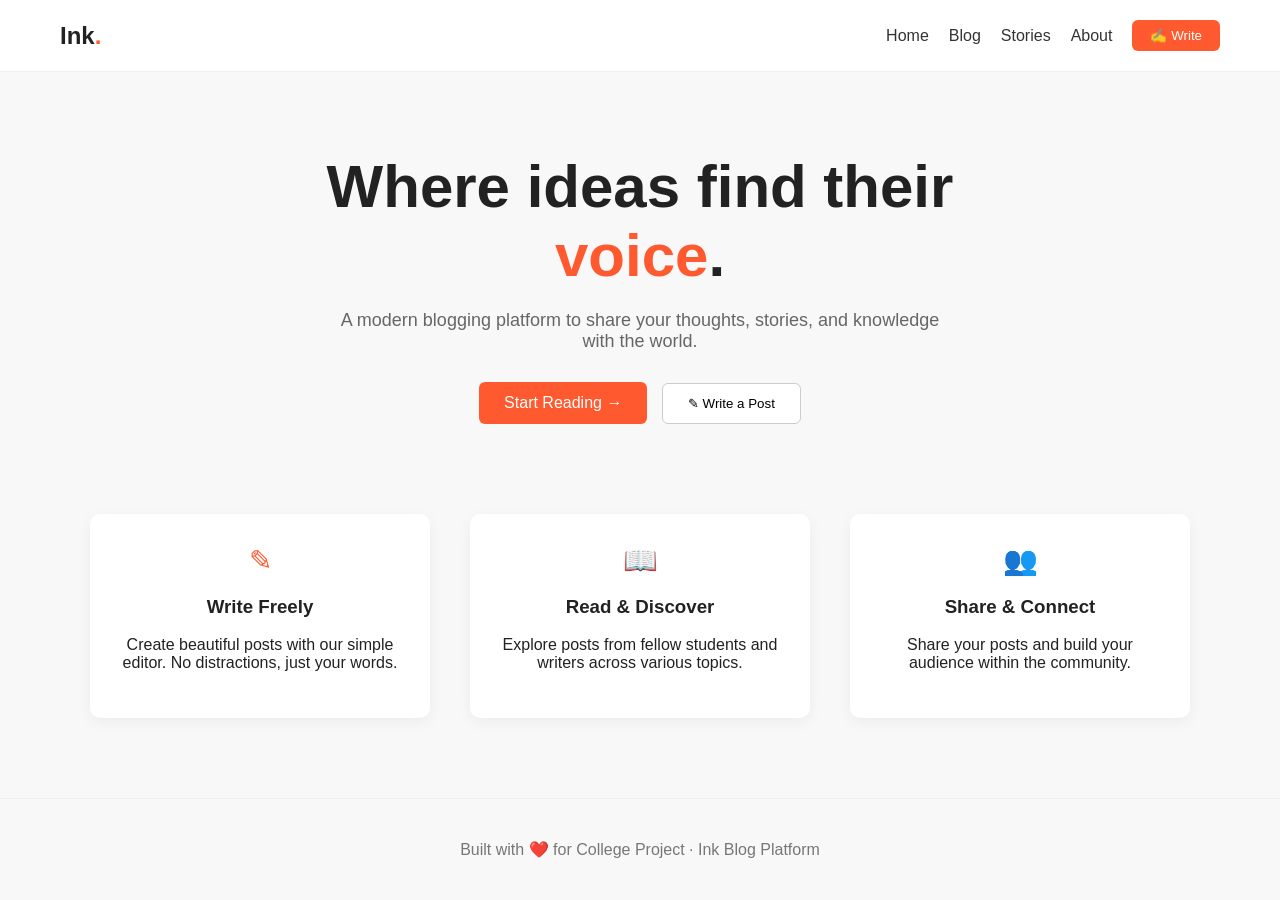
<file: index.html>
<!DOCTYPE html>
<html lang="en">

<head>
    <meta charset="UTF-8">
    <meta name="viewport" content="width=device-width, initial-scale=1.0">
    <title>Ink Blog</title>

    <link rel="stylesheet" href="home.css">
</head>

<body>
    <header class="navbar">

        <div class="logo">Ink<span>.</span></div>
        <nav>
            <a href="home.html">Home</a>
            <a href="blogs.html">Blog</a>
            <a href="stories.html">Stories</a>
            <a href="about.html">About</a>
            <button class="write-btn" onclick="writePost()">✍ Write</button>
        </nav>

    </header>

    <section class="hero">
        <h1>Where ideas find their <span>voice</span>.</h1>
        <p>
            A modern blogging platform to share your thoughts,
            stories, and knowledge with the world.
        </p>

        <div class="hero-buttons">
            <a href="blogs.html" class="read-btn">Start Reading →</a>
            <button class="post-btn" onclick="writePost()">✎ Write a Post</button>
        </div>
    </section>

    <section class="features">
        <div class="feature-card">
            <div class="icon">✎</div>
            <h3>Write Freely</h3>
            <p>Create beautiful posts with our simple editor.
                No distractions, just your words.</p>
        </div>

        <div class="feature-card">
            <div class="icon">📖</div>
            <h3>Read & Discover</h3>
            <p>Explore posts from fellow students and writers
                across various topics.</p>
        </div>

        <div class="feature-card">
            <div class="icon">👥</div>
            <h3>Share & Connect</h3>
            <p>Share your posts and build your audience
                within the community.</p>
        </div>
    </section>

    <footer>
        <p>Built with ❤️ for College Project · Ink Blog Platform</p>
    </footer>

    <script>
        function writePost() {
            window.location.href = "write.html";
        }
    </script>

</body>
</html>
</file>
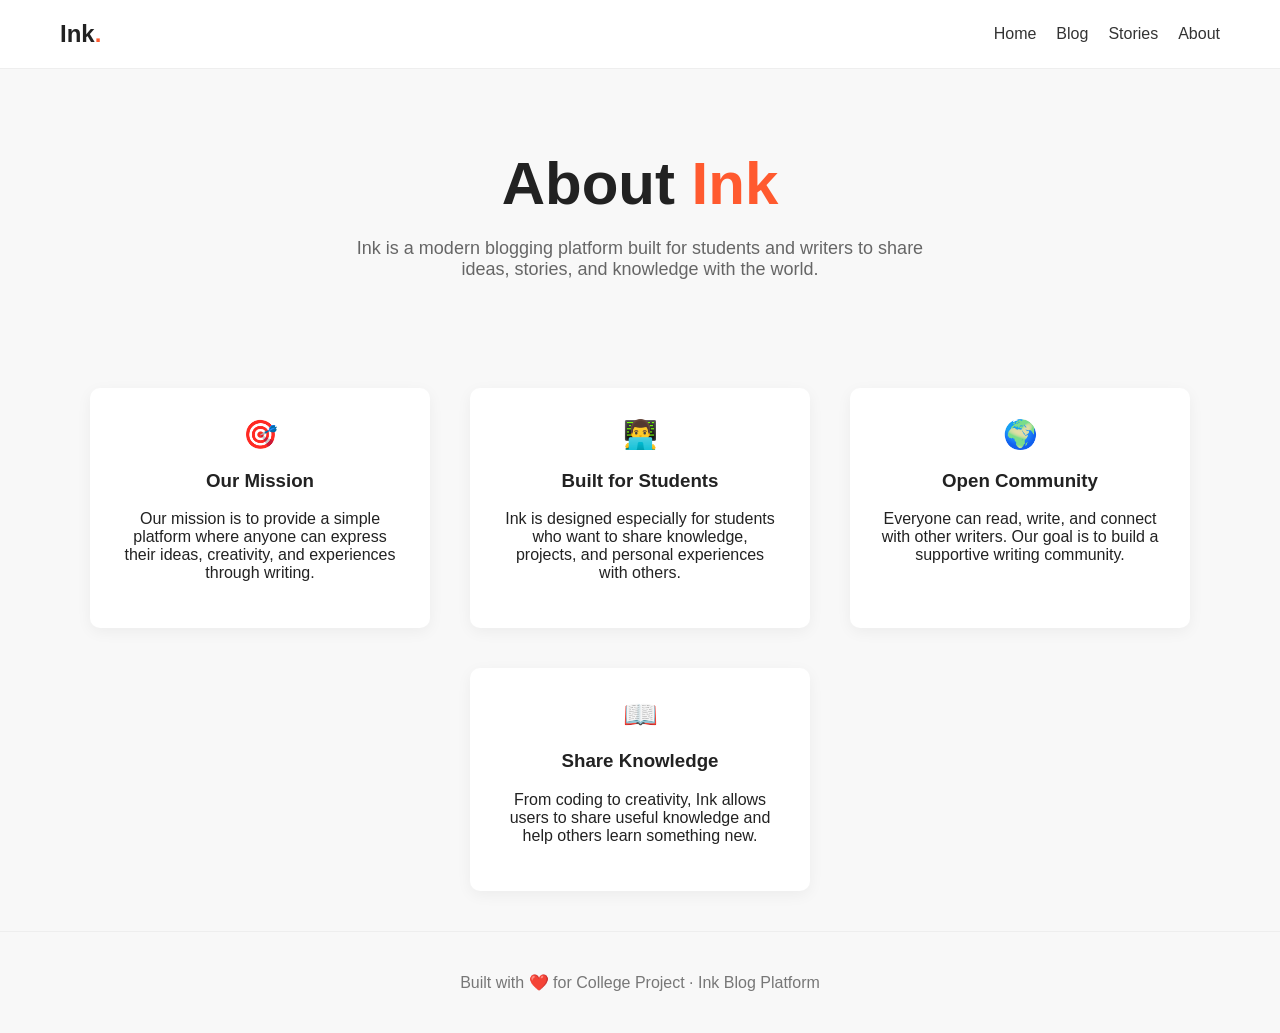
<file: about.html>
<!DOCTYPE html>
<html lang="en">

<head>
    <meta charset="UTF-8">
    <meta name="viewport" content="width=device-width, initial-scale=1.0">
    <title>About | Ink</title>

    <link rel="stylesheet" href="home.css">

</head>
<body>
    <header class="navbar">
        <div class="logo">Ink<span>.</span></div>
        <nav>
            <a href="home.html">Home</a>
            <a href="blogs.php">Blog</a>
            <a href="stories.html">Stories</a>
            <a href="about.html">About</a>
        </nav>
    </header>

    <section class="hero">
        <h1>About <span>Ink</span></h1>
        <p>
            Ink is a modern blogging platform built for students and writers
            to share ideas, stories, and knowledge with the world.
        </p>
    </section>

    <section class="features">
        <div class="feature-card">
            <div class="icon">🎯</div>
            <h3>Our Mission</h3>
            <p>
                Our mission is to provide a simple platform where anyone can express
                their ideas, creativity, and experiences through writing.
            </p>
        </div>

        <div class="feature-card">
            <div class="icon">👨‍💻</div>
            <h3>Built for Students</h3>
            <p>
                Ink is designed especially for students who want to share knowledge,
                projects, and personal experiences with others.
            </p>
        </div>

        <div class="feature-card">
            <div class="icon">🌍</div>
            <h3>Open Community</h3>
            <p>
                Everyone can read, write, and connect with other writers.
                Our goal is to build a supportive writing community.
            </p>
        </div>

        <div class="feature-card">
            <div class="icon">📖</div>
            <h3>Share Knowledge</h3>
            <p>
                From coding to creativity, Ink allows users to share useful
                knowledge and help others learn something new.
            </p>
        </div>

    </section>

    <footer>
        <p>Built with ❤️ for College Project · Ink Blog Platform</p>
    </footer>

</body>
</html>
</file>
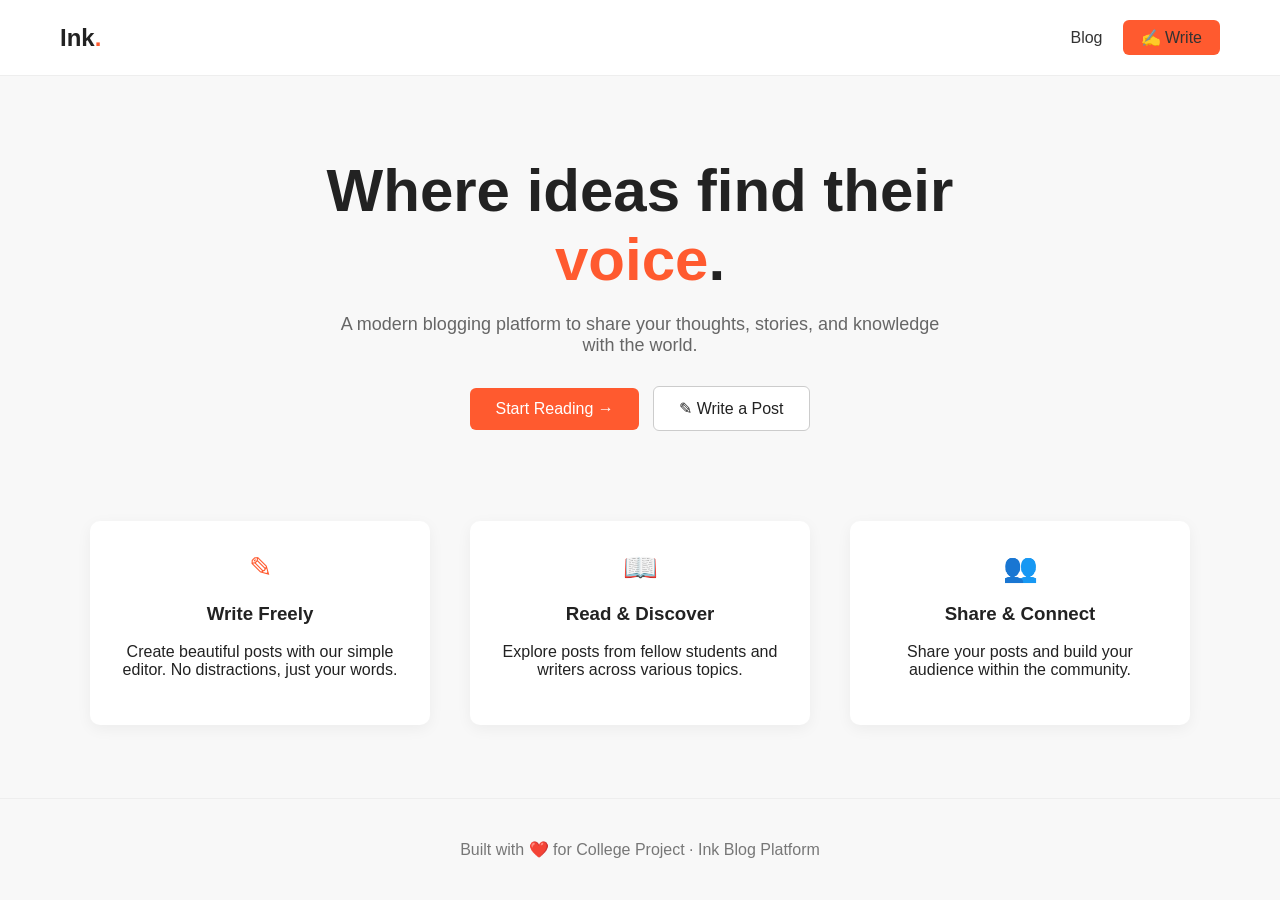
<file: home.html>
<!DOCTYPE html>
<html lang="en">
<head>
    <meta charset="UTF-8">
    <meta name="viewport" content="width=device-width, initial-scale=1.0">
    <title>Ink Blog</title>

    <link rel="stylesheet" href="home.css">
</head>

<body>
    <header class="navbar">
        <div class="logo">Ink<span>.</span></div>
        <nav>
            <a href="blogs.php">Blog</a>
            <a href="write.html" class="write-btn">✍ Write</a>
        </nav>
    </header>

    <section class="hero">
        <h1>Where ideas find their <span>voice</span>.</h1>
        <p>
            A modern blogging platform to share your thoughts,
            stories, and knowledge with the world.
        </p>

        <div class="hero-buttons">
            <a href="blogs.php" class="read-btn">Start Reading →</a>
            <a href="write.html" class="post-btn">✎ Write a Post</a>
        </div>
    </section>

    <section class="features">
        <div class="feature-card">
            <div class="icon">✎</div>
            
            <h3>Write Freely</h3>
            <p>Create beautiful posts with our simple editor.
                No distractions, just your words.</p>
        </div>

        <div class="feature-card">
            <div class="icon">📖</div>

            <h3>Read & Discover</h3>
            <p>Explore posts from fellow students and writers
                across various topics.</p>
        </div>

        <div class="feature-card">
            <div class="icon">👥</div>

            <h3>Share & Connect</h3>
            <p>Share your posts and build your audience
                within the community.</p>
        </div>
    </section>

    <footer>
        <p>Built with ❤️ for College Project · Ink Blog Platform</p>
    </footer>

</body>
</html>
</file>
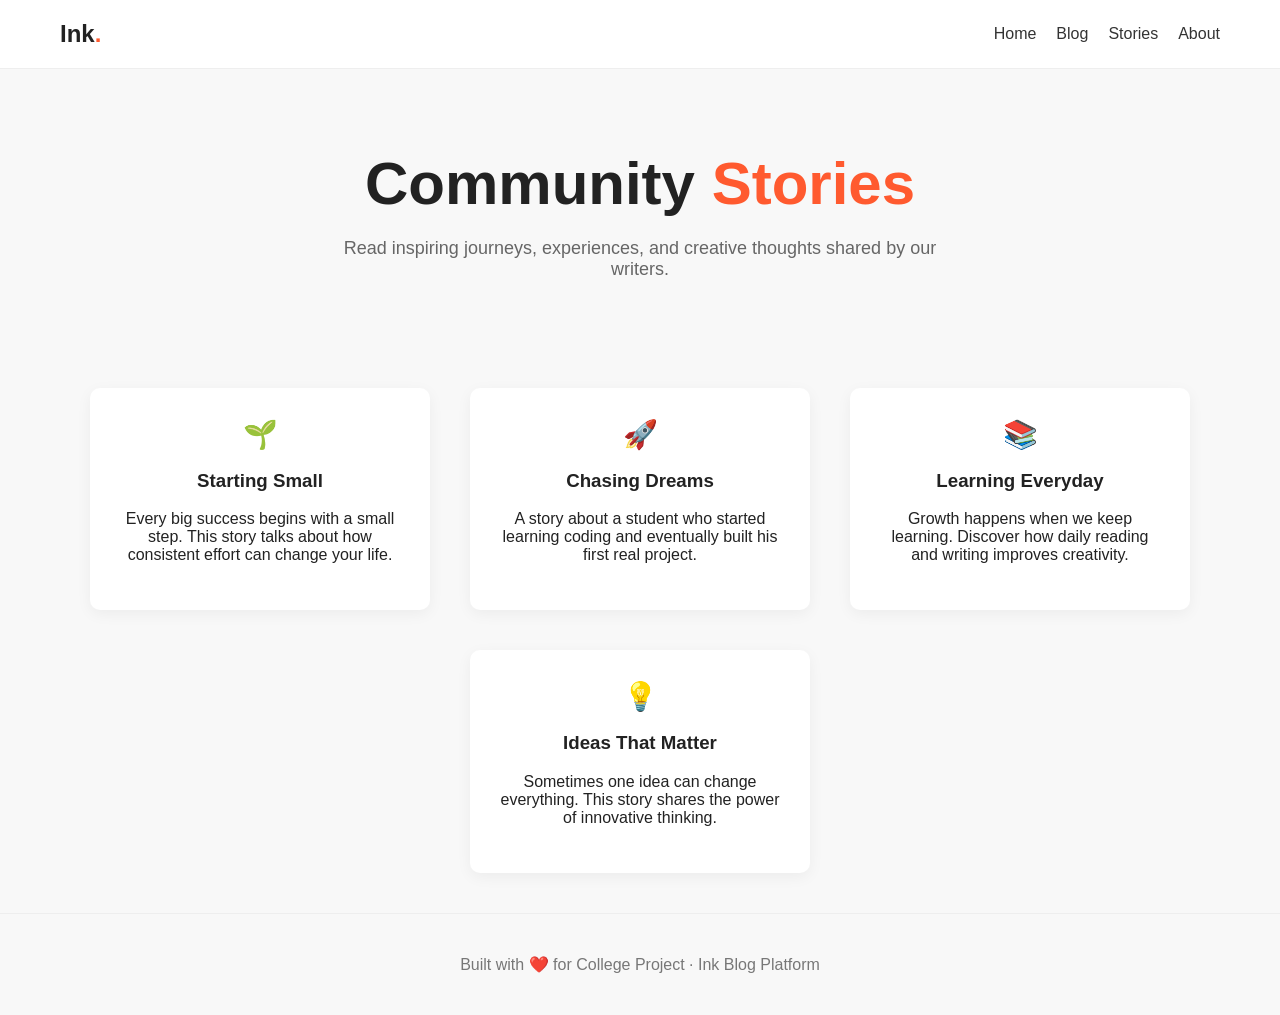
<file: stories.html>
<!DOCTYPE html>
<html lang="en">

<head>
    <meta charset="UTF-8">
    <meta name="viewport" content="width=device-width, initial-scale=1.0">
    <title>Stories | Ink</title>
    <link rel="stylesheet" href="home.css">
</head>

<body>
    <header class="navbar">
        <div class="logo">Ink<span>.</span></div>
        <nav>
            <a href="home.html">Home</a>
            <a href="blogs.html">Blog</a>
            <a href="stories.html">Stories</a>
            <a href="about.html">About</a>
        </nav>
    </header>

    <section class="hero">
        <h1>Community <span>Stories</span></h1>
        <p>
            Read inspiring journeys, experiences, and creative thoughts shared by our writers.
        </p>
    </section>

    <section class="features">
        <div class="feature-card">
            <div class="icon">🌱</div>
            <h3>Starting Small</h3>
            <p>
                Every big success begins with a small step. This story talks about how
                consistent effort can change your life.
            </p>
        </div>

        <div class="feature-card">
            <div class="icon">🚀</div>
            <h3>Chasing Dreams</h3>
            <p>
                A story about a student who started learning coding and eventually built
                his first real project.
            </p>
        </div>

        <div class="feature-card">
            <div class="icon">📚</div>
            <h3>Learning Everyday</h3>
            <p>
                Growth happens when we keep learning. Discover how daily reading and
                writing improves creativity.
            </p>
        </div>

        <div class="feature-card">
            <div class="icon">💡</div>
            <h3>Ideas That Matter</h3>
            <p>
                Sometimes one idea can change everything. This story shares the power
                of innovative thinking.
            </p>
        </div>

    </section>

    <footer>
        <p>Built with ❤️ for College Project · Ink Blog Platform</p>
    </footer>

</body>
</html>
</file>
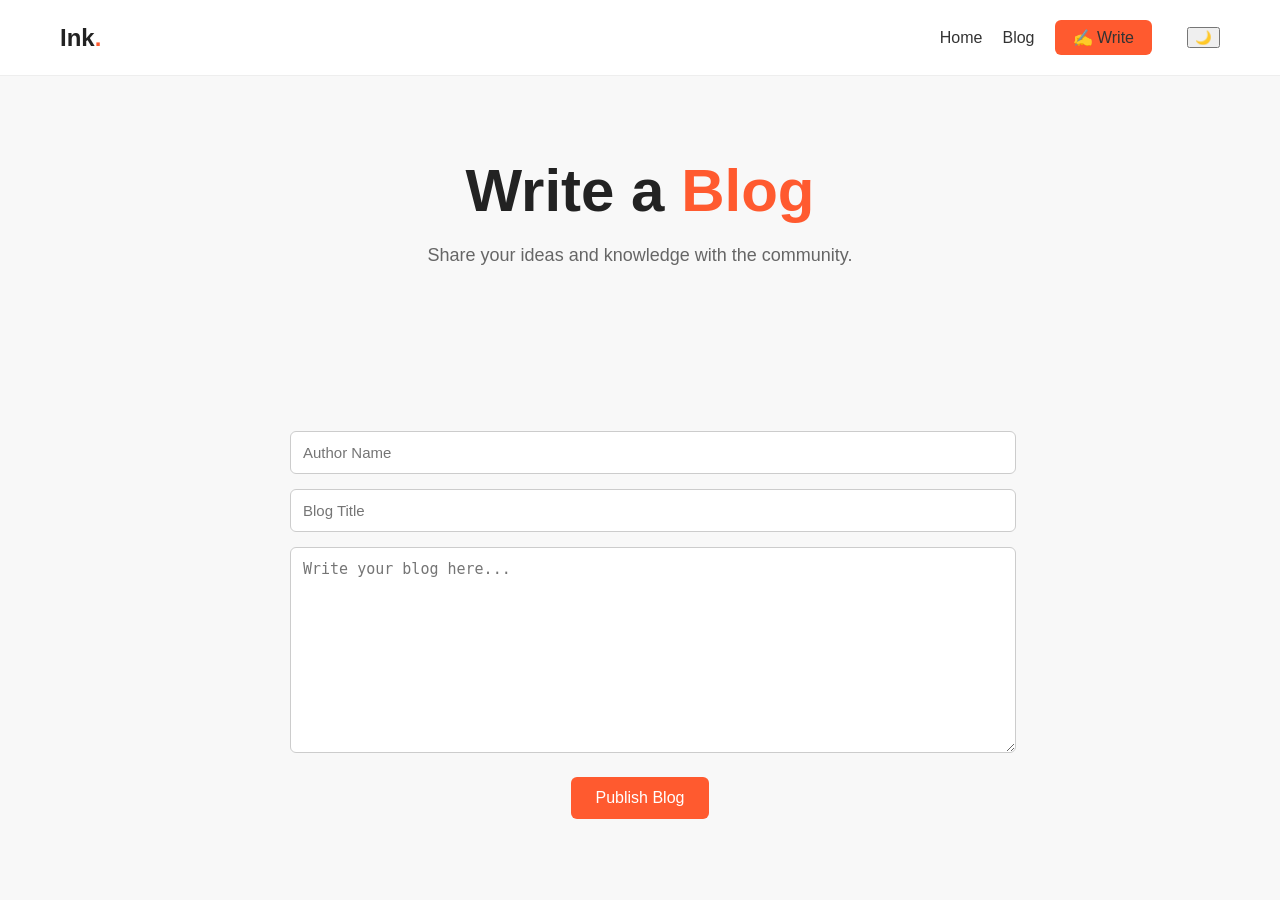
<file: write.html>
<!DOCTYPE html>
<html lang="en">

<head>
    <meta charset="UTF-8">
    <meta name="viewport" content="width=device-width, initial-scale=1.0">
    <title>Write Blog | Ink</title>
    <link rel="stylesheet" href="home.css">
    <style>
        .write-container {
            max-width: 700px;
            margin: auto;
            padding: 40px 20px;
            text-align: center;
        }

        .write-container input,
        .write-container textarea {
            width: 100%;
            padding: 12px;
            margin-top: 15px;
            border: 1px solid #ccc;
            border-radius: 6px;
            font-size: 15px;
        }

        .publish-btn {
            margin-top: 20px;
            background: #ff5a2f;
            color: white;
            border: none;
            padding: 12px 25px;
            border-radius: 6px;
            cursor: pointer;
            font-size: 16px;
        }

        .publish-btn:hover {
            opacity: 0.9;
        }

        .dark {
            background: #121212;
            color: white;
        }

        .dark input,
        .dark textarea {
            background: #1e1e1e;
            color: white;
            border: 1px solid #444;
        }

        .dark .navbar {
            background: #1e1e1e;
        }
    </style>
</head>
<body>
    <header class="navbar">
        <div class="logo">Ink<span>.</span></div>
        <nav>
            <a href="home.html">Home</a>
            <a href="blogs.php">Blog</a>
            <a href="write.html" class="write-btn">✍ Write</a>

            <button onclick="toggleDark()" style="margin-left:15px;">🌙</button>
        </nav>
    </header>

    <section class="hero">
        <h1>Write a <span>Blog</span></h1>
        <p>Share your ideas and knowledge with the community.</p>
    </section>

    <div class="write-container">
        <form action="publish.php" method="POST">
            <input type="text" name="author" placeholder="Author Name" required>
            <input type="text" name="title" placeholder="Blog Title" required>
            <textarea name="content" rows="10" placeholder="Write your blog here..." required></textarea>
            <button class="publish-btn">Publish Blog</button>
        </form>
    </div>

    <script>

        function toggleDark() {
            document.body.classList.toggle("dark");
        }

    </script>

</body>
</html>
</file>
<file: home.css>
html,
body {
    height: 100%;
    display: flex;
    flex-direction: column;
}

body {
    margin: 0;
    font-family: Arial, Helvetica, sans-serif;
    background: #f8f8f8;
    color: #222;
}

.navbar {
    display: flex;
    justify-content: space-between;
    align-items: center;
    padding: 20px 60px;
    background: white;
    border-bottom: 1px solid #eee;
    flex-wrap: wrap;
    animation: slideDown 0.7s ease;
}

.logo {
    font-size: 24px;
    font-weight: bold;
}

.logo span {
    color: #ff5a2f;
}

.navbar nav {
    display: flex;
    gap: 20px;
    align-items: center;
}

.navbar a {
    text-decoration: none;
    color: #333;
    font-weight: 500;
}

.write-btn {
    background: #ff5a2f;
    color: white;
    border: none;
    padding: 8px 18px;
    border-radius: 6px;
    cursor: pointer;
    transition: 0.3s;
}

.write-btn:hover {
    transform: translateY(-2px);
    box-shadow: 0 5px 12px rgba(0, 0, 0, 0.15);
}

.hero {
    text-align: center;
    padding: 80px 20px 50px 20px;
}

.hero h1 {
    font-size: 60px;
    max-width: 700px;
    margin: auto;
    animation: fadeUp 1s ease;
}

.hero span {
    color: #ff5a2f;
}

.hero p {
    color: #666;
    margin-top: 20px;
    font-size: 18px;
    max-width: 600px;
    margin-left: auto;
    margin-right: auto;
    animation: fadeUp 1.4s ease;
}

.hero-buttons {
    margin-top: 30px;
    animation: fadeUp 1.8s ease;
}

.read-btn {
    background: #ff5a2f;
    color: white;
    border: none;
    padding: 12px 25px;
    border-radius: 6px;
    margin-right: 10px;
    cursor: pointer;
    transition: 0.3s;
}

.read-btn:hover {
    transform: translateY(-3px);
    box-shadow: 0 8px 20px rgba(0, 0, 0, 0.15);
}

.post-btn {
    background: white;
    border: 1px solid #ccc;
    padding: 12px 25px;
    border-radius: 6px;
    cursor: pointer;
    transition: 0.3s;
}

.post-btn:hover {
    transform: translateY(-3px);
    box-shadow: 0 8px 20px rgba(0, 0, 0, 0.15);
}

.features {
    display: flex;
    justify-content: center;
    gap: 40px;
    padding: 40px 40px;
    flex-wrap: wrap;
}

.feature-card {
    background: white;
    padding: 30px;
    border-radius: 10px;
    width: 280px;
    text-align: center;
    box-shadow: 0 4px 15px rgba(0, 0, 0, 0.05);
    transition: 0.4s;
}

.feature-card:hover {
    transform: translateY(-8px);
    box-shadow: 0 15px 35px rgba(0, 0, 0, 0.1);
}

.icon {
    font-size: 28px;
    margin-bottom: 10px;
    color: #ff5a2f;
}

footer {
    text-align: center;
    padding: 25px;
    border-top: 1px solid #eee;
    color: #777;
    margin-top: auto;
}

@keyframes fadeUp {
    from {
        opacity: 0;
        transform: translateY(40px);
    }
    to {
        opacity: 1;
        transform: translateY(0);
    }
}

@keyframes slideDown {
    from {
        opacity: 0;
        transform: translateY(-40px);
    }

    to {
        opacity: 1;
        transform: translateY(0);
    }
}

@media (max-width:900px) {

    .hero h1 {
        font-size: 45px;
    }
    .features {
        gap: 25px;
    }

}

@media (max-width:600px) {

    .navbar {
        padding: 15px 20px;
    }
    .hero {
        padding: 70px 20px;
    }
    .hero h1 {
        font-size: 32px;
    }
    .hero p {
        font-size: 15px;
    }
    .hero-buttons {
        display: flex;
        flex-direction: column;
        gap: 12px;
        align-items: center;
    }
    .read-btn,
    .post-btn {
        width: 200px;
    }
    .features {
        flex-direction: column;
        align-items: center;
        padding: 50px 20px;
    }
    .feature-card {
        width: 90%;
    }
}

.read-btn,
.post-btn,
.write-btn {
    text-decoration: none;
    display: inline-block;
}

a {
    color: inherit;
}

.dark {
    background: #121212;
    color: white;
}

.dark .blog-card {
    background: #1e1e1e;
}

.dark .navbar {
    background: #1e1e1e;
}
</file>
